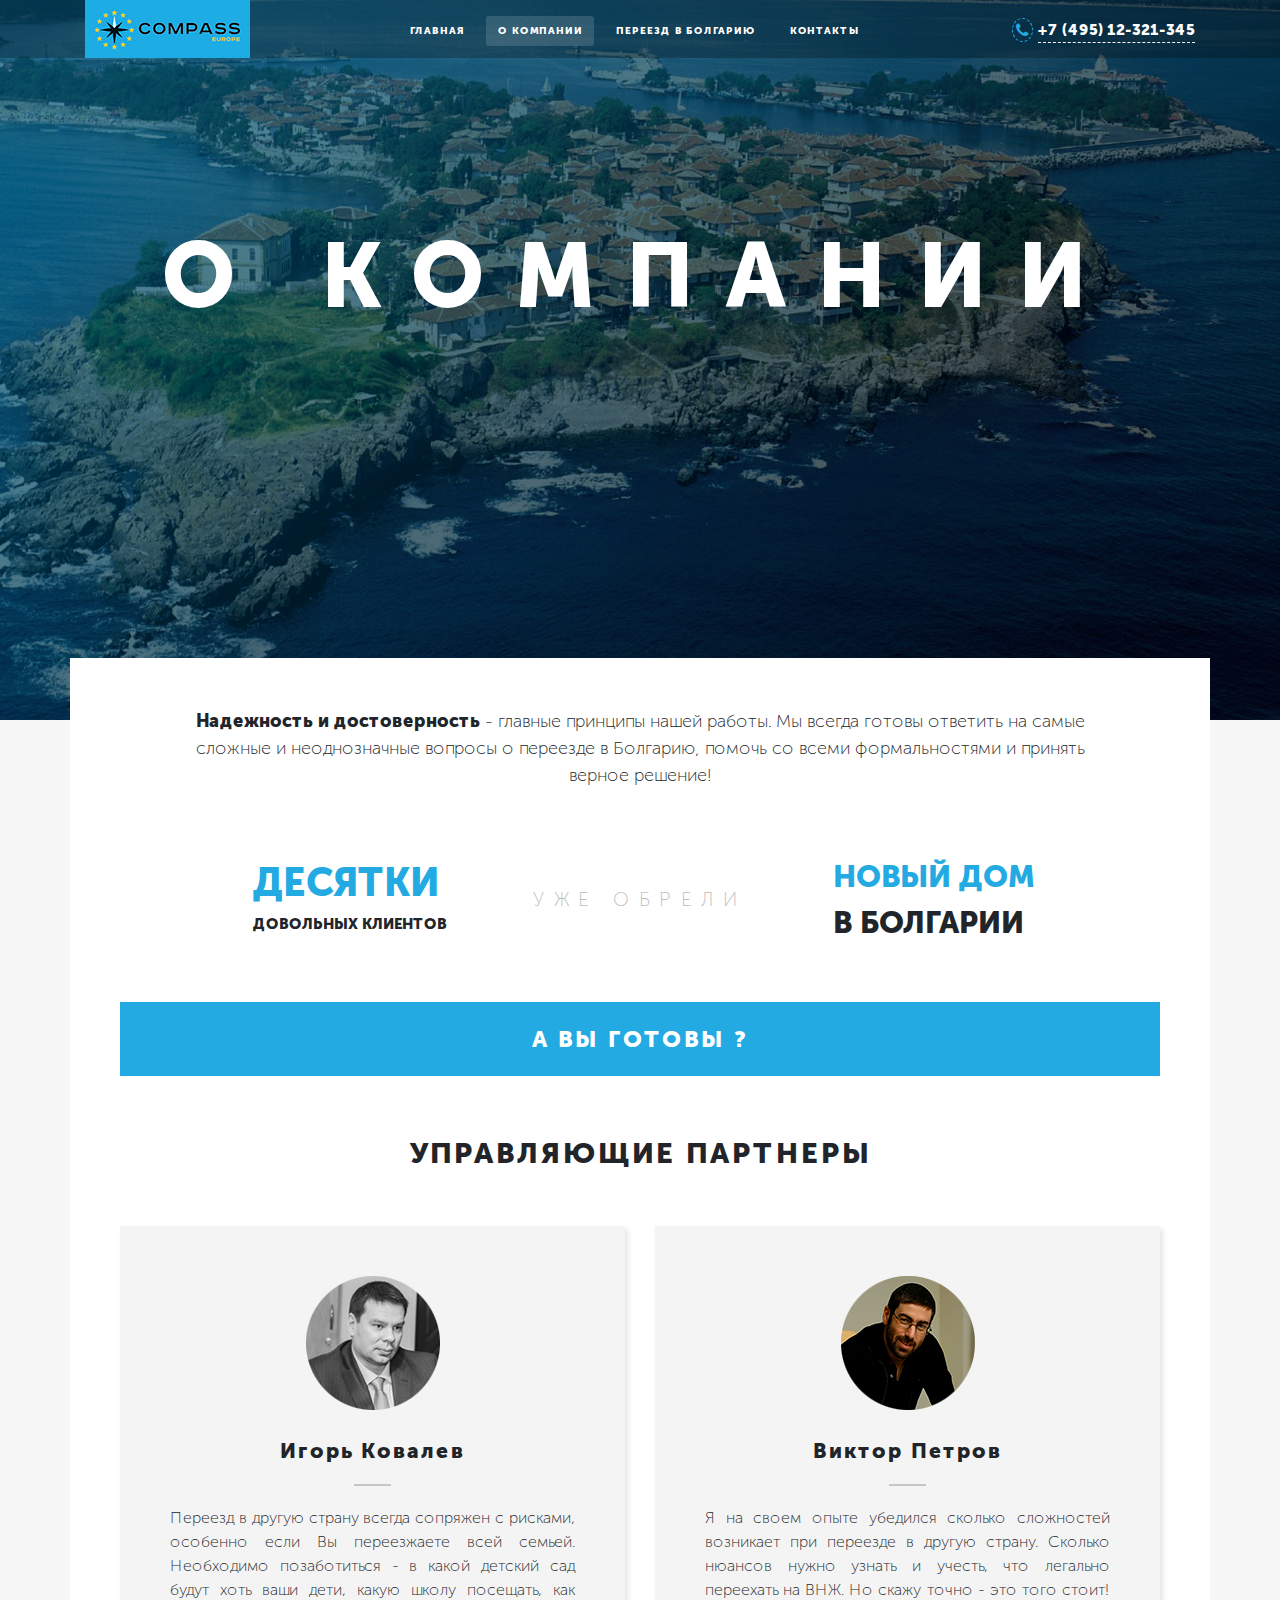
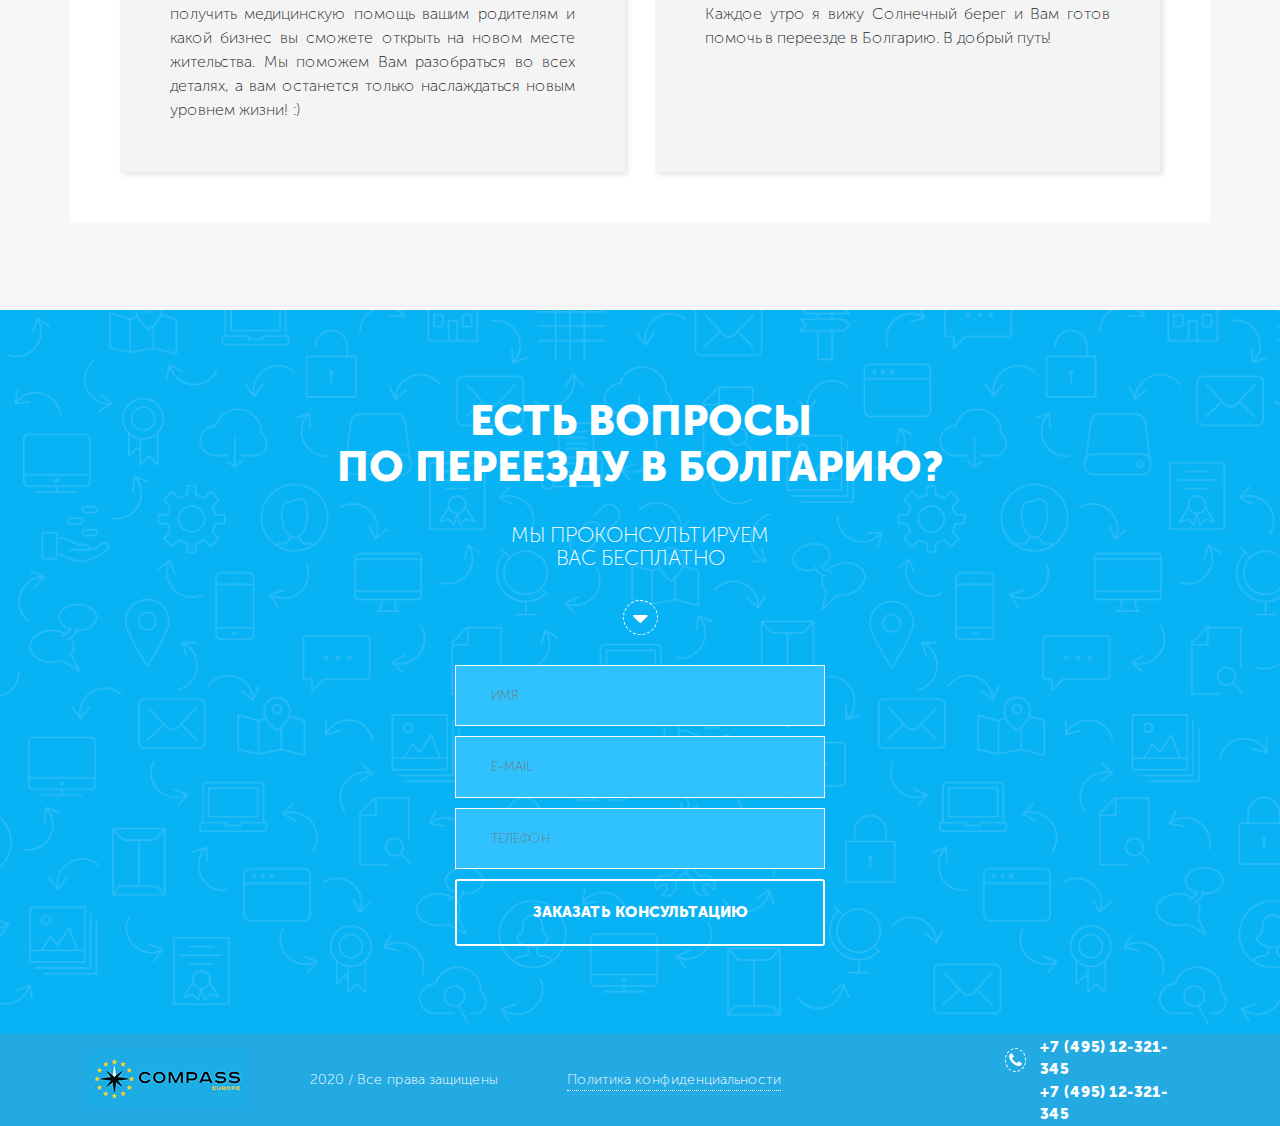
<file: about.html>
<!DOCTYPE html>
<html lang="ru">
<head>
	<meta charset="UTF-8">
	<meta name="viewport" content="width=device-width, initial-scale=1, shrink-to-fit=no">
	<meta name="viewport"
        content="width=device-width, user-scalable=no, initial-scale=1.0, maximum-scale=1.0, minimum-scale=1.0">
	<title>О Компании | Болгария</title>
	<!-- FONTS AWESOME -->
	<link rel="stylesheet" href="css/font-awesome.css">
	<link rel="stylesheet" href="css/font-awesome.min.css">
	<!-- END FONTS AWESOME -->
	<!-- animation -->
	<link rel="stylesheet" href="css/animate.css">
	<!-- animation -->
	<link rel="stylesheet" type="text/css" href="css/bootstrap.min.css">
	<link rel="stylesheet" href="css/main.css" type="text/css">
	<link rel="stylesheet" href="css/media.css" type="text/css">
</head>
<body>
	<header class="main-page__header header-other header">
		<div class="upper-header">
			<div class="container">
				<div class="row">
					<div class="col-6 col-md-3 col-sm-7 col-lg-2">
						<a href="index.html">
						  <img src="img/logo.png" class="logo" alt="compass" />
						</a>
					</div>
					<div class="col-lg-8 d-lg-flex d-none align-self-center justify-content-center">
						<nav>
							<ul class="main-menu d-flex">
								<li class="main-menu__item  d-xl-block">
									<a class="ls-100" href="index.html">Главная</a>
								</li>
								<li class="main-menu__item active">
									<a class="ls-100" href="about.html">О компании</a>
								</li>
								<li class="main-menu__item">
									<a class="ls-100" href="move.html">Переезд в Болгарию</a>
								</li>
								<li class="main-menu__item">
									<a class="ls-100" href="contact.html">Контакты</a>
								</li>
							</ul>
						</nav>
					</div>
					<div class="col-lg-2 col-md-7 col-sm-3 d-sm-block d-none d-md-flex align-self-center">
						<div class="phone-other ml-auto">

							<!-- Trigger/Open The Modal -->
							<button id="myBtn" class="fa-phone_button">
								<i class="fa fa-phone header__tel-icon header__tel-icon_other"></i>
							</button>
							
							<!-- The Modal -->
							<div id="myModal" class="modal">
							  <!-- Modal content -->
							  <div class="modal-content">
							    <span class="close">&times;</span>
							    <p class="modal-content__text">Оставь свой номер телефона и мы с тобой свяжемся</p>
							    <form class="modal-content__form d-flex justify-content-center">
							    	<input type="text" name="name" placeholder="Имя" required class="modal-content__form-input">
									<input type="tel" name="tel" placeholder="Телефон" required class="modal-content__form-input">
									<button type="submit" class="modal-content__form-btn" data-submit">
										Подтвердить
									</button>
								</form>
							  </div>
							</div>
							<!-- END MODAL -->

							<p class="tel tel-other only_phone-one">
								+7 (495) 12-321-345
							</p>
							<p class="tel tel-other only_phone-two">
								+7 (495) 12-321-345
							</p>
						</div>
					</div>
					<div
						class="col-6 col-md-2 d-flex col-sm-2 justify-content-end col-sm-2 d-lg-none"
						>
						<button class="hamburger">
							<i class="fa fa-bars"></i>
						</button>
           			 </div>
					<ul class="small-menu">
						<li class="main-menu__item">
							<a class="ls-100" href="index.html">Главная</a>
						</li>
						<li class="main-menu__item">
							<a class="ls-100" href="about.html">О компании</a>
						</li>
						<li class="main-menu__item">
							<a class="ls-100" href="move.html">ВНЖ и ПМЖ в Болгарии</a>
						</li>
						<li class="main-menu__item">
							<a class="ls-100" href="move.html">Недвижимость и Переезд</a>
						</li>
						<li class="main-menu__item">
							<a class="ls-100" href="contact.html">Контакты</a>
						</li>
					</ul>
				</div>
			</div>
		</div>
		<div class="main-page__offer">
			<div class="container">
				<div class="row">
					<div class="col justify-content-center d-flex">
						<h1 class="main-page__title other-page-title">
							<span class="main-page__offer-title">
								О Компании
							</span>
						</h1>

						

					</div>
				</div>
			</div>
		</div>
	</header>
	<section class="about" id="about">
		<div class="container animated fadeInUp">
			<div class="row">
				<div class="col-12">
	
					<div class="about-card__title">
						<span class="about-card__title-span">Надежность и достоверность</span> - главные принципы нашей работы. Мы всегда готовы ответить на самые сложные и неоднозначные вопросы о переезде в Болгарию, помочь со всеми формальностями и принять верное решение!
					</div>
				</div>
			</div>
			<div class="row">
				<!-- <div class="about-column d-flex"> -->
					<div class="col-md-4 col-sm-4 col-12 justify-content-center d-flex justify-content-md-end">
						<div class="about-results">
							<div class="about-results__clients">
								<div class="about-results__clients-title">
									десятки
								</div>
								<div class="about-results__clients-text">
									довольных клиентов
								</div>
							</div>
						</div>
					</div>
					<div class="col-md-4 col-sm-4 col-12 d-flex align-self-center justify-content-center">
						<div class="about-results__span">
							уже обрели
						</div>
					</div>
					<div class="col-md-4 col-sm-4 col-12 d-flex justify-content-center justify-content-md-start">
						<div class="about-results__house">
							<div class="about-results__house-title">
								новый дом
							</div>
							<div class="about-results__house-text">
								в болгарии
							</div>
						</div>
					</div>
				<!-- </div> -->
			</div>
			<div class="row">
				<div class="col-12 d-flex justify-content-center">
					<div class="youready">
						А Вы готовы ?
					</div>
				</div>
			</div>
			<div class="row">
				<div class="col-12 d-flex justify-content-center">
					<div class="partner-header">
						Управляющие партнеры
					</div>
				</div>
			</div>
			<div class="row">
				<div class="col-md-6 col-sm-6 col-12 d-flex">
					<div class="partner-card">
						<img src="img/clientone.png" alt="partner" class="partner-img">
						<div class="partner-card__title">
							Игорь Ковалев
						</div>
						<p class="partner-card__text">
							Переезд в другую страну всегда сопряжен с рисками, особенно если Вы переезжаете всей семьей. Необходимо позаботиться - в какой детский сад будут хоть ваши дети, какую школу посещать, как получить медицинскую помощь вашим родителям и какой бизнес вы сможете открыть на новом месте жительства. Мы поможем Вам разобраться во всех деталях, а вам останется только наслаждаться новым уровнем жизни! :)
						</p>
					</div>
				</div>
				<div class="col-md-6 col-sm-6 col-12 d-flex">
					<div class="partner-card">
						<img src="img/partnertwo.png" alt="partner" class="partner-img">
						<div class="partner-card__title">
							Виктор Петров
						</div>
						<p class="partner-card__text">
							Я на своем опыте убедился сколько сложностей возникает при переезде в другую страну. Сколько нюансов нужно узнать и учесть, что легально переехать на ВНЖ. Но скажу точно - это того стоит! Каждое утро я вижу Солнечный берег и Вам готов помочь в переезде в Болгарию. В добрый путь!
						</p>
					</div>
				</div>
			</div>
		</div>
	</section>
	<section class="contact">
		<div class="container">
			<div class="row">
				<div class="col d-flex justify-content-center">
					<div class="contact-title">
						<h2 class="contact-form__main-title">
							<div>
								Есть вопросы
							</div>
							<div>
								по переезду в болгарию?
							</div>
						</h2>
						<h6 class="contact-form__title">
							Мы проконсультируем Вас бесплатно
						</h6>
						<i class="fa fa-sort-desc contact-form__arrow"></i>
					</div>
				</div>
			</div>
			<div class="row">
				<div class="col d-flex justify-content-center">
					<form action="success.php" method="POST" class="contact__form js-form" id="popupResult">
						<input type="text" name="name" placeholder="Имя" required class="form__field">
						<input type="text" name="email" placeholder="E-mail" required class="form__field">
						<input type="text" name="tel" placeholder="Телефон" required class="form__field">
						<button type="submit" class="form__button btn__red__bottom act font-bold" data-submit>
							Заказать Консультацию
						</button>
					</form>
				</div>
			</div>
		</div>
	</section>				
	<footer class="footer__main-page">
		<div class="container">
			<div class="row">
				<div class=" col-lg-2 col-md-3 col-sm-4">
					<a href="#">
						<img src="img/logo.png" class="logo footer__logo" alt="compass">
					</a>
				</div>
				<div class="col-12 col-sm-8 col-lg-6 col-md-9 d-flex align-self-center justify-content-lg-around justify-content-end">
					<span class="footer__span">
						2020 / Все права защищены
					</span>
					<span class="footer__span hidden_span">
						Политика конфиденциальности 
					</span>
				</div>
				<div class="col-lg-3 d-none d-lg-flex align-self-center ml-auto">
					<div class="footer__tel">
						<i class="fa fa-phone footer__tel-icon"></i>
						<div class="tel__box">
							<div class="tel">
								+7 (495) 12-321-345
							</div>
							<div class="tel">
								+7 (495) 12-321-345
							</div>
						</div>
					</div>
				</div>
			</div>
		</div>
	</footer>

	<!-- OVERLAY FORM -->
	<div id="overlay">
		<div id="thx">
			Спасибо! Мы обязательно вам перезвоним
		</div>
   	</div>

	<script src="js/jquery-3.2.1.min.js"></script>
	<!-- Подключен файл-валидатор, для проверки формы на заполненность  -->
	<script type="text/javascript" src="https://ajax.aspnetcdn.com/ajax/jquery.validate/1.14.0/jquery.validate.js"></script>
		<!-- SLICK SLIDER -->
	<script src="js/slick.min.js"></script>
	<!-- <script type="text/javascript" src="//code.jquery.com/jquery-migrate-1.2.1.min.js"></script> -->
		<!-- SLICK SLIDER -->
	<script src="js/bootstrap.min.js"></script>
	<script src="js/main.js"></script>
</body>
</html>
</file>
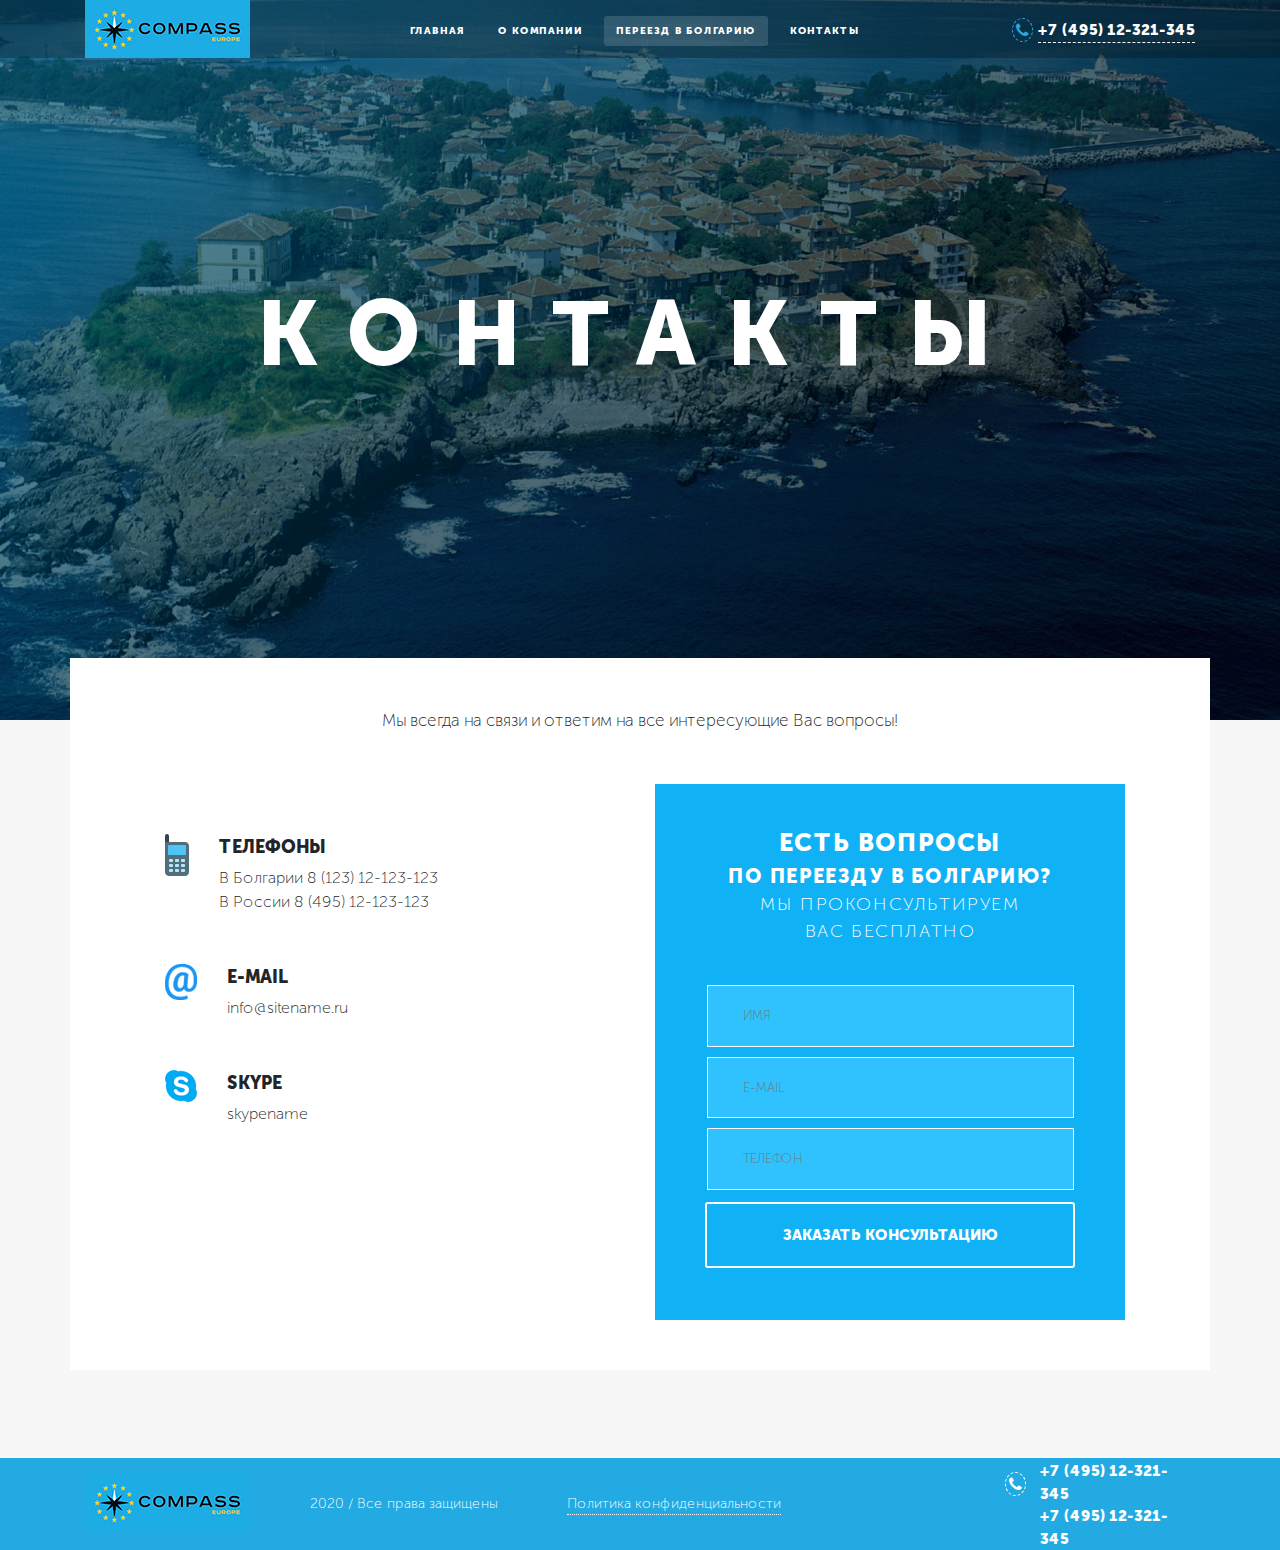
<file: contact.html>
<!DOCTYPE html>
<html lang="ru">
  <head>
    <meta charset="UTF-8" />
    <meta
      name="viewport"
      content="width=device-width, initial-scale=1, shrink-to-fit=no"
    />
    <meta
      name="viewport"
      content="width=device-width, user-scalable=no, initial-scale=1.0, maximum-scale=1.0, minimum-scale=1.0"
    />
    <title>Контакты | Болгария</title>
    <!-- FONTS AWESOME -->
    <link rel="stylesheet" href="css/font-awesome.css" />
    <link rel="stylesheet" href="css/font-awesome.min.css" />
    <!-- END FONTS AWESOME -->
    <!-- animation -->
    <link rel="stylesheet" href="css/animate.css" />
    <!-- animation -->
    <link rel="stylesheet" type="text/css" href="css/bootstrap.min.css" />
    <link rel="stylesheet" href="css/main.css" type="text/css" />
    <link rel="stylesheet" href="css/media.css" type="text/css" />
  </head>
  <body>
    <header class="main-page__header header-other header">
      <div class="upper-header">
        <div class="container">
          <div class="row">
            <div class="col-6 col-md-3 col-sm-7 col-lg-2">
              <a href="index.html">
                <img src="img/logo.png" class="logo" alt="compass" />
              </a>
            </div>
            <div
              class="col-lg-8 d-lg-flex d-none align-self-center justify-content-center"
            >
              <nav>
                <ul class="main-menu d-flex">
                  <li class="main-menu__item d-xl-block">
                    <a class="ls-100" href="index.html">Главная</a>
                  </li>
                  <li class="main-menu__item">
                    <a class="ls-100" href="about.html">О компании</a>
                  </li>
                  <li class="main-menu__item active">
                    <a class="ls-100" href="move.html">Переезд в Болгарию</a>
                  </li>
                  <li class="main-menu__item">
                    <a class="ls-100" href="contact.html">Контакты</a>
                  </li>
                </ul>
              </nav>
            </div>
            <div
              class="col-lg-2 col-md-7 col-sm-3 d-sm-block d-none d-md-flex align-self-center"
            >
              <div class="phone-other ml-auto">
                <!-- Trigger/Open The Modal -->
                <button id="myBtn" class="fa-phone_button">
                  <i
                    class="fa fa-phone header__tel-icon header__tel-icon_other"
                  ></i>
                </button>

                <!-- The Modal -->
                <div id="myModal" class="modal">
                  <!-- Modal content -->
                  <div class="modal-content">
                    <span class="close">&times;</span>
                    <p class="modal-content__text">
                      Оставь свой номер телефона и мы с тобой свяжемся
                    </p>
                    <form
                      class="modal-content__form d-flex justify-content-center"
                    >
                      <input
                        type="text"
                        name="name"
                        placeholder="Имя"
                        required
                        class="modal-content__form-input"
                      />
                      <input
                        type="tel"
                        name="tel"
                        placeholder="Телефон"
                        required
                        class="modal-content__form-input"
                      />
                      <button
                        type="submit"
                        class="modal-content__form-btn"
                        data-submit
                      >
                        Подтвердить
                      </button>
                    </form>
                  </div>
                </div>
                <!-- END MODAL -->

                <p class="tel tel-other only_phone-one">
                  +7 (495) 12-321-345
                </p>
                <p class="tel tel-other only_phone-two">
                  +7 (495) 12-321-345
                </p>
              </div>
            </div>
            <div
              class="col-6 col-md-2 d-flex col-sm-2 justify-content-end col-sm-2 d-lg-none"
            >
              <button class="hamburger">
                <i class="fa fa-bars"></i>
              </button>
            </div>
            <ul class="small-menu">
              <li class="main-menu__item">
                <a class="ls-100" href="index.html">Главная</a>
              </li>
              <li class="main-menu__item">
                <a class="ls-100" href="about.html">О компании</a>
              </li>
              <li class="main-menu__item">
                <a class="ls-100" href="move.html">ВНЖ и ПМЖ в Болгарии</a>
              </li>
              <li class="main-menu__item">
                <a class="ls-100" href="move.html">Недвижимость и Переезд</a>
              </li>
              <li class="main-menu__item">
                <a class="ls-100" href="contact.html">Контакты</a>
              </li>
            </ul>
          </div>
        </div>
      </div>
      <div class="header-contacts">
        <div class="container">
          <div class="row">
            <div class="col justify-content-center d-flex">
              <h1 class="main-page__title other-page-title">
                <span class="main-page__offer-title">
                  Контакты
                </span>
              </h1>
            </div>
          </div>
        </div>
      </div>
    </header>
    <section class="intouch" id="intouch">
      <div class="container animated fadeInUp">
        <div class="row">
          <div class="col-12">
            <div class="intouch-card__title">
              Мы всегда на связи и ответим на все интересующие Вас вопросы!
            </div>
          </div>
        </div>
        <div class="row">
          <div class="col-md-6 col-12">
            <div class="socials-list">
              <div
                class="socials-list__item d-md-flex align-items-start d-block"
              >
                <img src="img/cellphone.png" alt="call" />
                <div class="socials-list__item-text">
                  <div class="socials-list__item-title">
                    телефоны
                  </div>
                  <div class="socials-list__item-info">
                    В Болгарии 8 (123) 12-123-123
                  </div>
                  <div class="socials-list__item-info">
                    В России 8 (495) 12-123-123
                  </div>
                </div>
              </div>
              <div
                class="socials-list__item d-md-flex align-items-start d-block"
              >
                <img src="img/email.png" alt="call" />
                <div class="socials-list__item-text">
                  <div class="socials-list__item-title">
                    e-mail
                  </div>
                  <div class="socials-list__item-info">
                    info@sitename.ru
                  </div>
                </div>
              </div>
              <div
                class="socials-list__item d-md-flex align-items-start d-block"
              >
                <img src="img/skype.png" alt="call" />
                <div class="socials-list__item-text">
                  <div class="socials-list__item-title">
                    skype
                  </div>
                  <div class="socials-list__item-info">
                    skypename
                  </div>
                </div>
              </div>
            </div>
          </div>
          <div class="col-md-6 col-12 justify-content-sm-center">
            <form
              action="success.php"
              method="POST"
              class="contact__form intouch__form js-form"
              id="popupResult"
            >
              <div class="intouch__form-title">
                <span class="intouch__form-title_one">
                  Есть вопросы
                </span>
                <span class="intouch__form-title_two">
                  по переезду в болгарию?
                </span>
                <span class="intouch__form-span">
                  Мы проконсультируем
                </span>
                <span class="intouch__form-span">
                  Вас бесплатно
                </span>
              </div>
              <input
                type="text"
                name="name"
                placeholder="Имя"
                required
                class="form__field"
              />
              <input
                type="text"
                name="email"
                placeholder="E-mail"
                required
                class="form__field"
              />
              <input
                type="text"
                name="tel"
                placeholder="Телефон"
                required
                class="form__field"
              />
              <button
                type="submit"
                class="form__button btn__red__bottom act font-bold"
                data-submit
              >
                Заказать Консультацию
              </button>
            </form>
          </div>
        </div>
      </div>
    </section>
    <footer class="footer__main-page">
      <div class="container">
        <div class="row">
          <div class="col-lg-2 col-md-3 col-sm-4">
            <a href="#">
              <img src="img/logo.png" class="logo footer__logo" alt="compass" />
            </a>
          </div>
          <div
            class="col-12 col-sm-8 col-lg-6 col-md-9 d-flex align-self-center justify-content-lg-around justify-content-end"
          >
            <span class="footer__span">
              2020 / Все права защищены
            </span>
            <span class="footer__span hidden_span">
              Политика конфиденциальности
            </span>
          </div>
          <div class="col-lg-3 d-none d-lg-flex align-self-center ml-auto">
            <div class="footer__tel">
              <i class="fa fa-phone footer__tel-icon"></i>
              <div class="tel__box">
                <div class="tel">
                  +7 (495) 12-321-345
                </div>
                <div class="tel">
                  +7 (495) 12-321-345
                </div>
              </div>
            </div>
          </div>
        </div>
      </div>
    </footer>

    <!-- OVERLAY FORM -->
    <div id="overlay">
      <div id="thx">
        Спасибо! Мы обязательно вам перезвоним
      </div>
    </div>

    <script src="js/jquery-3.2.1.min.js"></script>
    <!-- Подключен файл-валидатор, для проверки формы на заполненность  -->
    <script
      type="text/javascript"
      src="https://ajax.aspnetcdn.com/ajax/jquery.validate/1.14.0/jquery.validate.js"
    ></script>
    <!-- SLICK SLIDER -->
    <script src="js/slick.min.js"></script>
    <!-- <script type="text/javascript" src="//code.jquery.com/jquery-migrate-1.2.1.min.js"></script> -->
    <!-- SLICK SLIDER -->
    <script src="js/bootstrap.min.js"></script>
    <script src="js/main.js"></script>
  </body>
</html>
</file>
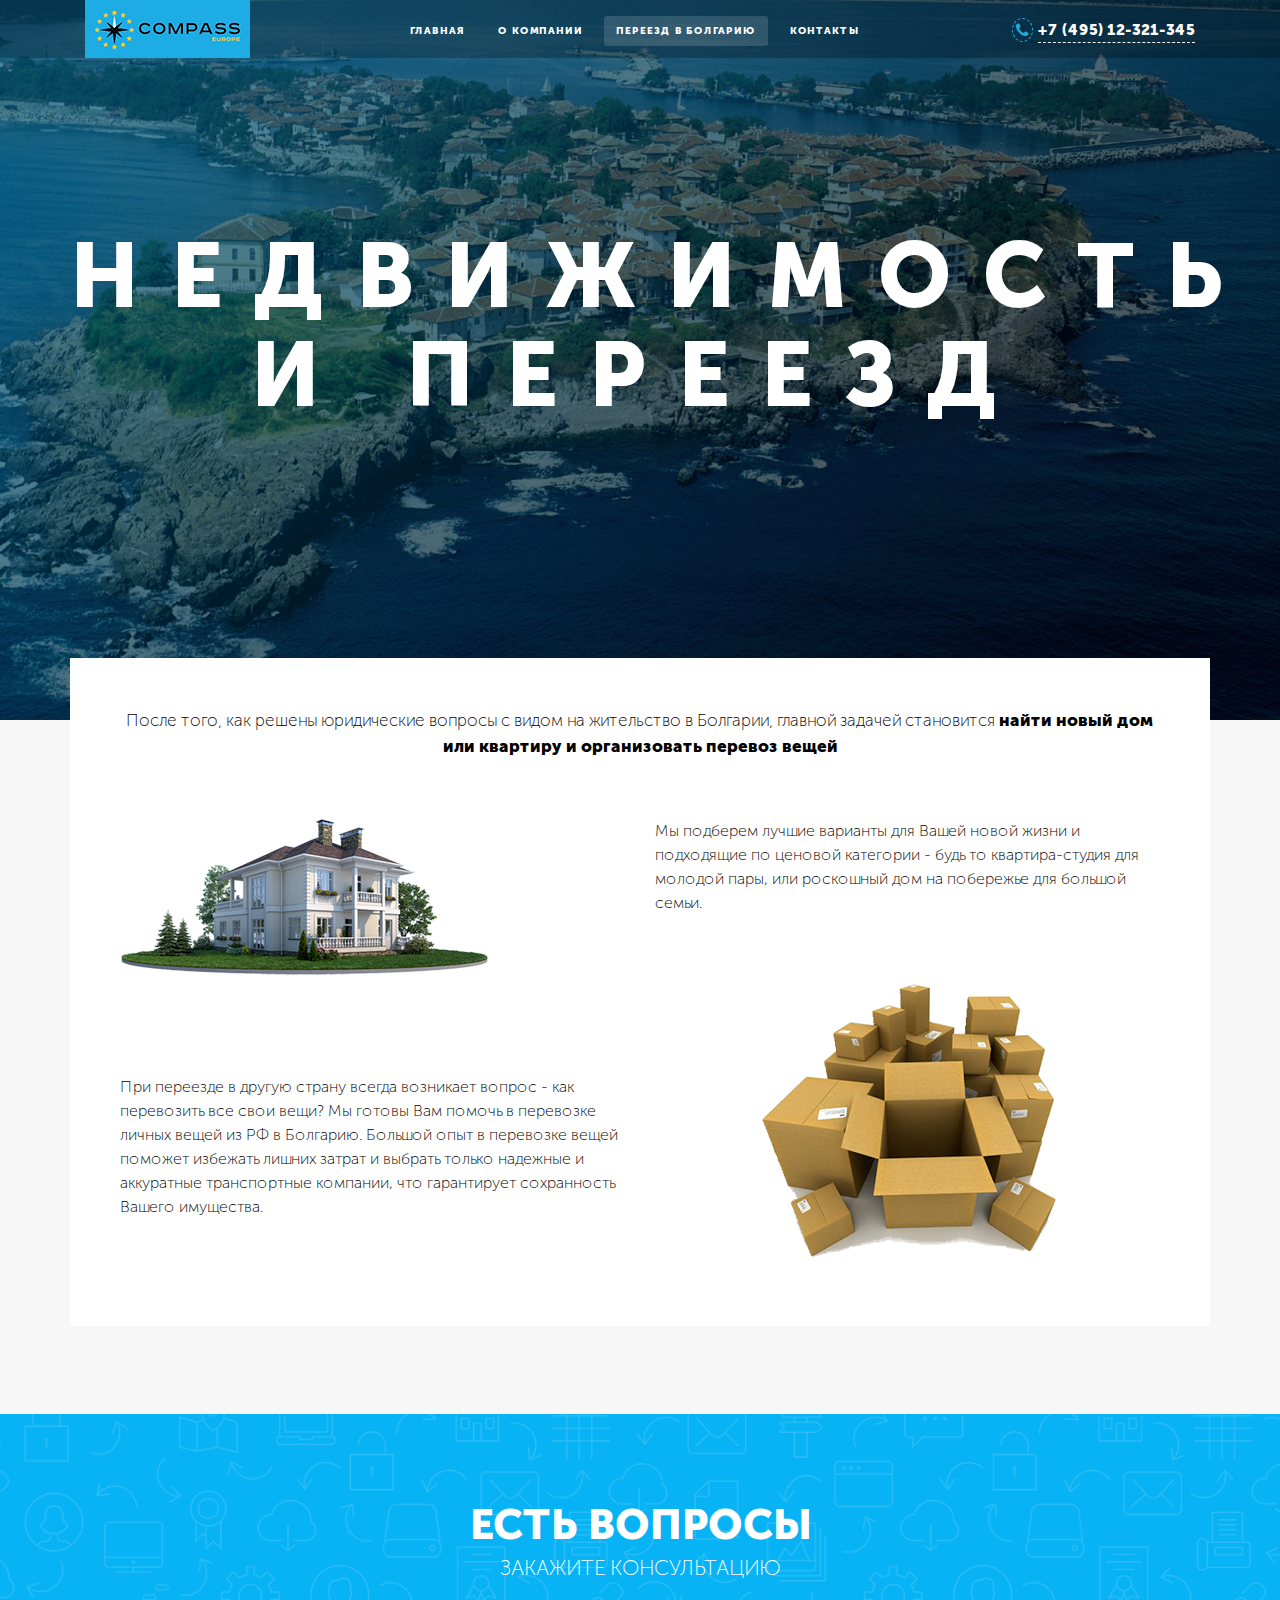
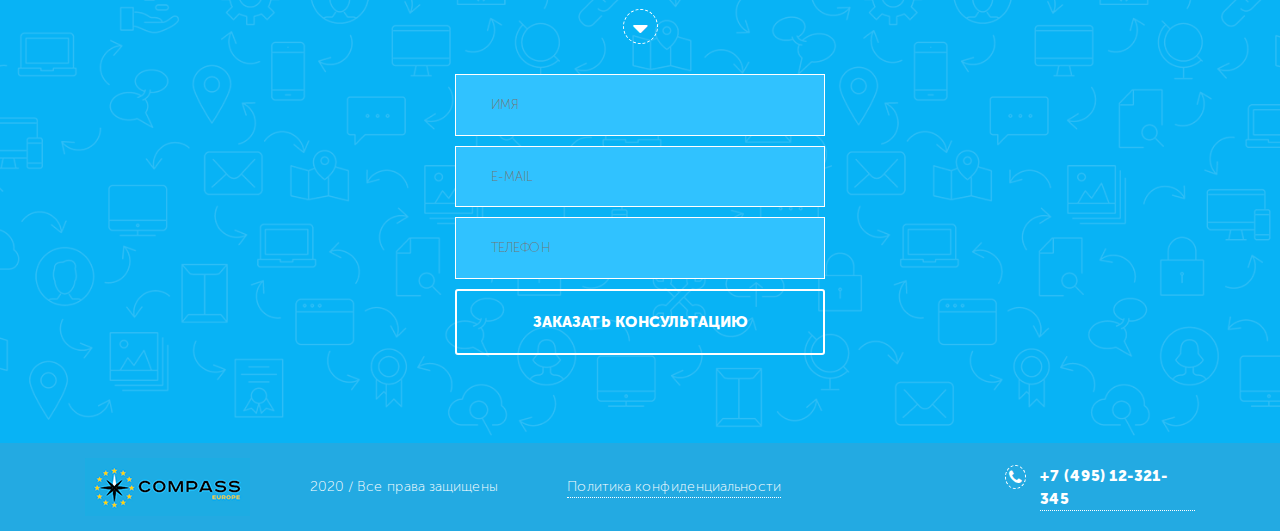
<file: move.html>
<!DOCTYPE html>
<html lang="ru">
  <head>
    <meta charset="UTF-8" />
    <meta
      name="viewport"
      content="width=device-width, initial-scale=1, shrink-to-fit=no"
    />
    <meta
      name="viewport"
      content="width=device-width, user-scalable=no, initial-scale=1.0, maximum-scale=1.0, minimum-scale=1.0"
    />
    <title>Переезд | Болгария</title>
    <!-- FONTS AWESOME -->
    <link rel="stylesheet" href="css/font-awesome.css" />
    <link rel="stylesheet" href="css/font-awesome.min.css" />
    <!-- END FONTS AWESOME -->
    <!-- animation -->
    <link rel="stylesheet" href="css/animate.css" />
    <!-- animation -->
    <link rel="stylesheet" type="text/css" href="css/bootstrap.min.css" />
    <link rel="stylesheet" href="css/main.css" type="text/css" />
    <link rel="stylesheet" href="css/media.css" type="text/css" />
  </head>
  <body>
    <header class="main-page__header header-other header">
      <div class="upper-header">
        <div class="container">
          <div class="row">
            <div class="col-6 col-md-3 col-sm-7 col-lg-2">
              <a href="index.html">
                <img src="img/logo.png" class="logo" alt="compass" />
              </a>
            </div>
            <div
              class="col-lg-8 d-lg-flex d-none align-self-center justify-content-center"
            >
              <nav>
                <ul class="main-menu d-flex">
                  <li class="main-menu__item d-xl-block">
                    <a class="ls-100" href="index.html">Главная</a>
                  </li>
                  <li class="main-menu__item">
                    <a class="ls-100" href="about.html">О компании</a>
                  </li>
                  <li class="main-menu__item active">
                    <a class="ls-100" href="move.html">Переезд в Болгарию</a>
                  </li>
                  <li class="main-menu__item">
                    <a class="ls-100" href="contact.html">Контакты</a>
                  </li>
                </ul>
              </nav>
            </div>
            <div
              class="col-lg-2 col-md-7 col-sm-3 d-sm-block d-none d-md-flex align-self-center"
            >
              <div class="phone-other ml-auto">
                <!-- Trigger/Open The Modal -->
                <button id="myBtn" class="fa-phone_button">
                  <i
                    class="fa fa-phone header__tel-icon header__tel-icon_other"
                  ></i>
                </button>

                <!-- The Modal -->
                <div id="myModal" class="modal">
                  <!-- Modal content -->
                  <div class="modal-content">
                    <span class="close">&times;</span>
                    <p class="modal-content__text">
                      Оставь свой номер телефона и мы с тобой свяжемся
                    </p>
                    <form
                      class="modal-content__form d-flex justify-content-center"
                    >
                      <input
                        type="text"
                        name="name"
                        placeholder="Имя"
                        required
                        class="modal-content__form-input"
                      />
                      <input
                        type="tel"
                        name="tel"
                        placeholder="Телефон"
                        required
                        class="modal-content__form-input"
                      />
                      <button
                        type="submit"
                        class="modal-content__form-btn"
                        data-submit
                      >
                        Подтвердить
                      </button>
                    </form>
                  </div>
                </div>
                <!-- END MODAL -->

                <p class="tel tel-other only_phone-one">
                  +7 (495) 12-321-345
                </p>
                <p class="tel tel-other only_phone-two">
                  +7 (495) 12-321-345
                </p>
              </div>
            </div>
            <div
              class="col-6 col-md-2 d-flex col-sm-2 justify-content-end col-sm-2 d-lg-none"
            >
              <button class="hamburger">
                <i class="fa fa-bars"></i>
              </button>
            </div>
            <ul class="small-menu">
              <li class="main-menu__item">
                <a class="ls-100" href="index.html">Главная</a>
              </li>
              <li class="main-menu__item">
                <a class="ls-100" href="about.html">О компании</a>
              </li>
              <li class="main-menu__item">
                <a class="ls-100" href="move.html">ВНЖ и ПМЖ в Болгарии</a>
              </li>
              <li class="main-menu__item">
                <a class="ls-100" href="move.html">Недвижимость и Переезд</a>
              </li>
              <li class="main-menu__item">
                <a class="ls-100" href="contact.html">Контакты</a>
              </li>
            </ul>
          </div>
        </div>
      </div>
      <div class="main-page__offer">
        <div class="container">
          <div class="row">
            <div class="col justify-content-center d-flex">
              <h1 class="main-page__title other-page-title">
                <span class="main-page__offer-title title-space-small">
                  Недвижимость и Переезд
                </span>
              </h1>
            </div>
          </div>
        </div>
      </div>
    </header>
    <section class="moving-section" id="moving-section">
      <div class="container animated fadeInUp">
        <div class="row">
          <div class="col-md-12">
            <div class="moving-card__title">
              <span class="moving-card__title-span">
                После того, как решены юридические вопросы с видом на жительство
                в Болгарии, главной задачей становится
              </span>
              <span class="moving-card__title-span_bold">
                найти новый дом или квартиру и организовать перевоз вещей
              </span>
            </div>
          </div>
        </div>
        <div class="row">
          <div class="col-md-6">
            <img
              src="img/bighouse.png"
              alt="house"
              class="move-block__img-house"
            />
            <p class="move-block__text">
              При переезде в другую страну всегда возникает вопрос - как
              перевозить все свои вещи? Мы готовы Вам помочь в перевозке личных
              вещей из РФ в Болгарию. Большой опыт в перевозке вещей поможет
              избежать лишних затрат и выбрать только надежные и аккуратные
              транспортные компании, что гарантирует сохранность Вашего
              имущества.
            </p>
            <!-- </div> -->
          </div>
          <div class="col-md-6 d-md-block d-flex flex-column-reverse">
            <p class="move-block__text">
              Мы подберем лучшие варианты для Вашей новой жизни и подходящие по
              ценовой категории - будь то квартира-студия для молодой пары, или
              роскошный дом на побережье для большой семьи.
            </p>
            <img
              src="img/package.png"
              alt="moving"
              class="move-block__img-package"
            />
          </div>
        </div>
      </div>
    </section>
    <section class="contact">
      <div class="container">
        <div class="row">
          <div class="col d-flex justify-content-center">
            <div class="contact-title">
              <h2 class="contact-form__main-title">
                <div>
                  Есть вопросы
                </div>
              </h2>
              <h6 class="contact-form__title contact-title_span">
                Закажите консультацию
              </h6>
              <i class="fa fa-sort-desc contact-form__arrow"></i>
            </div>
          </div>
        </div>
        <div class="row">
          <div class="col d-flex justify-content-center">
            <form
              action="success.php"
              method="POST"
              class="contact__form js-form"
              id="popupResult"
            >
              <input
                type="text"
                name="name"
                placeholder="Имя"
                required
                class="form__field"
              />
              <input
                type="text"
                name="email"
                placeholder="E-mail"
                required
                class="form__field"
              />
              <input
                type="text"
                name="tel"
                placeholder="Телефон"
                required
                class="form__field"
              />
              <button
                type="submit"
                class="form__button btn__red__bottom act font-bold"
                data-submit
              >
                Заказать Консультацию
              </button>
            </form>
          </div>
        </div>
      </div>
    </section>
    <footer class="footer__main-page">
      <div class="container">
        <div class="row">
          <div class="col-lg-2 col-md-3 col-sm-4">
            <a href="#">
              <img src="img/logo.png" class="logo footer__logo" alt="compass" />
            </a>
          </div>
          <div
            class="col-12 col-sm-8 col-lg-6 col-md-9 d-flex align-self-center justify-content-lg-around justify-content-end"
          >
            <span class="footer__span">
              2020 / Все права защищены
            </span>
            <span class="footer__span hidden_span">
              Политика конфиденциальности
            </span>
          </div>
          <div class="col-lg-3 d-none d-lg-flex align-self-center ml-auto">
            <div class="footer__tel">
              <i
                class="fa fa-phone footer__tel-icon footer__tel-icon_moving"
              ></i>
              <div class="tel__box">
                <div class="tel move-tel">
                  +7 (495) 12-321-345
                </div>
              </div>
            </div>
          </div>
        </div>
      </div>
    </footer>

    <!-- OVERLAY FORM -->
    <div id="overlay">
      <div id="thx">
        Спасибо! Мы обязательно вам перезвоним
      </div>
    </div>

    <script src="js/jquery-3.2.1.min.js"></script>
    <!-- Подключен файл-валидатор, для проверки формы на заполненность  -->
    <script
      type="text/javascript"
      src="https://ajax.aspnetcdn.com/ajax/jquery.validate/1.14.0/jquery.validate.js"
    ></script>
    <!-- SLICK SLIDER -->
    <script src="js/slick.min.js"></script>
    <!-- <script type="text/javascript" src="//code.jquery.com/jquery-migrate-1.2.1.min.js"></script> -->
    <!-- SLICK SLIDER -->
    <script src="js/bootstrap.min.js"></script>
    <script src="js/main.js"></script>
  </body>
</html>
</file>
<file: css/media.css>
@media screen and (max-width: 1199px) {
  .main-page__offer-title {
    font-size: 70px;
  }
  .tel {
    font-size: 13px;
  }

  .main-menu__item a {
    padding: 9px 5px;
  }

  .slider__arrow_left {
    position: absolute;
    left: -105px;
  }

  .slider__arrow_right {
    position: absolute;
    right: -60px;
  }

  .tel__box {
    margin-left: 80px;
  }

  .header__tel-icon_other {
    top: 3px;
    left: -8px;
  }

  .header__tel-icon_other:hover {
    top: -5px;
    left: -20px;
  }

  .header__tel-icon_main:hover {
    left: -30px;
  }

  .footer__tel-icon {
    left: 45px;
    top: 10px;
  }

  .footer__tel-icon_moving {
    top: 2px;
  }

  .footer__span {
    margin-left: 30px;
  }

  .intouch__form {
    width: 100%;
  }

  .intouch__form button {
    margin: 0 auto;
    display: block;
    width: 100%;
  }

  .intouch__form input {
    width: 100%;
  }

  .intouch__form {
    padding: 40px 30px;
  }

  /*---------MOVE------------*/

  .title_page-other_move {
    top: 0;
  }
}

@media screen and (max-width: 991px) {
  .header__tel-icon_main {
    left: 0;
    left: 55%;
  }

  .header__tel-icon_main:hover {
    left: 0;
    left: 55%;
  }

  .header__tel-icon_other {
    left: 57%;
  }

  .header__tel-icon_other:hover {
    left: 55%;
  }

  .small-menu {
    position: absolute;
    background: rgba(0, 0, 0, 0.8);
    width: 100%;
    height: 280px;
    right: 20px;
    top: 60px;
    padding: 40px;
    border-radius: 4px;
    box-shadow: 0 0 40px rgba(0, 0, 0, 0.38);
    z-index: 999;
    text-align: center;
    font-size: 25px;
  }

  .hamburger {
    background: transparent;
    border: 0;
    color: white;

    font-size: 25px;
  }

  .visible {
    display: block !important;
  }

  .tel-other {
    border-bottom: none;
  }

  .only_phone-one {
    position: relative;
    top: 10px;
  }

  .only_phone-two {
    display: block;
    position: relative;
    bottom: 10px;
  }

  .main-page__offer-title {
    font-size: 55px;
    letter-spacing: 0.3em;
  }

  .main-page__offer-text {
    font-size: 44px;
  }

  .list-item_third {
    margin-top: 20px;
  }

  .list-item_third .list-item__text_whide-pad {
    padding: 0 140px;
  }

  .list-item__text_short-pad {
    padding: 0 24px;
  }

  .moving__box {
    padding: 40px 0;
  }

  .slide {
    margin: 0 60px 35px 50px;
  }

  .fa-angle-right {
    left: 95%;
  }

  .fa-angle-left {
    left: 0px;
    z-index: 9;
  }

  .feedback__form-text {
    text-align: left;
    position: relative;
  }

  .feedback-vk {
    margin-right: 0px;
  }

  .hidden_span {
    border-bottom: 1px dashed white;
  }

  .about .container,
  .intouch .container,
  .moving-section .container {
    margin-top: 0;
    background-color: #fff;
    padding: 0;
    padding-left: 15px;
    padding-right: 15px;
  }

  .intouch,
  .moving-section,
  .about {
    background-color: #fff;
  }

  /* --- ABOUT PAGE --- */

  .title_page-other {
    font-size: 46px;
  }

  .about-results__span {
    font-size: 18px;
  }

  .intouch__form button {
    padding: 20px 28px;
  }

  .move-block__img-house {
    width: 100%;
  }

  /*---------MOVE------------*/

  .title_page-other_move {
    top: 0;
  }
}

@media screen and (max-width: 770px) {
  .slider {
    width: 100%;
  }
}

@media screen and (max-width: 767px) {
  .main-page__offer-title {
    font-size: 45px;
    letter-spacing: 0.2em;
  }

  .title_page-other_move {
    font-size: 38px;
    line-height: 1.5;
    top: 10px;
    left: -10px;
  }

  .icon_move {
    margin-top: 50px;
  }

  .main-page__offer-text {
    font-size: 40px;
  }

  .phone-other {
    position: relative;
    top: -5px;
  }

  .tel-other {
    font-size: 10px;
  }

  .only_phone-two {
    position: relative;
    bottom: 0;
  }

  .header__tel-icon_other {
    left: 0%;
    left: -35px;
  }

  .header__tel-icon_other:hover {
    left: 0%;
    left: -45px;
  }

  .advantages__list-item {
    margin-bottom: 20px;

    width: 100%;
  }

  .list-item__text_short-pad,
  .list-item__text_whide-pad,
  .list-item_third .list-item__text_whide-pad {
    padding: 0;
  }

  .list-item_third {
    margin: 0 auto;
  }

  .hidden_span {
    display: none;
  }

  .slider {
    text-align: center;
  }

  .slide {
    padding: 0;
    margin-bottom: 0;
  }

  .client {
    left: 35%;
    top: 15px;
    position: relative;
    margin-left: 0;
    margin-top: 0;
  }

  .feedback__title {
    padding: 0;
  }

  .feedback__form-text {
    width: 450px;
    padding: 60px 10px 10px 10px;
    left: 0;
    top: -40px;
    text-align: center;
  }

  .feedback-span {
    display: block;
    margin-bottom: 5px;
  }

  .feedback-vk {
    margin: 0;
    padding: 10px 0 10px 0;
    display: block;
    border-bottom: none;
  }

  .feedback-vk:after {
    content: "";
    display: block;
    margin: 0 auto;
    width: 100px;
    position: relative;
    left: 0px;
    border-bottom: 2px solid #23aae2;
  }

  .feedback__paragraf {
    padding: 0 30px;
  }

  .spann {
    display: block;
    margin-bottom: 5px;
  }

  input {
    width: 100%;
  }

  .contact-form__main-title {
    width: 100%;
  }

  .footer__span {
    padding-left: 80px;
    margin-left: 0;
  }

  .about-card__title {
    padding: 0;
    margin-bottom: 25px;
  }

  .about-results__clients-title {
    font-size: 30px;
  }

  .about-results__clients-text {
    font-size: 11px;
  }

  .about-results__house {
    font-size: 20px;
  }

  .about-results__span {
    font-size: 13px;
  }

  .partner-card {
    padding: 10px;
  }

  .socials-list__item {
    margin: 0 auto;
    text-align: center;
    padding-top: 15px;
  }

  .socials-list__item img {
    position: relative;
    left: 10px;
  }

  .socials-list__item-title {
    margin: 12px 0;
    padding: 0;
  }

  .intouch__form {
    margin-top: 30px;
  }

  .move-block__img-house {
    width: auto;
    padding-bottom: 25px;
    display: block;
    margin: 0 auto;
  }

  .move-block__img-package {
    width: 55%;
    padding: 25px 0;
    display: block;
    margin: 0 auto;
  }

  .moving-card__title,
  .move-block__text {
    text-align: center;
  }
}

@media screen and (max-width: 576px) {
  footer {
    padding: 10px;
  }

  section h2 {
    font-size: 30px;
  }

  .small-menu {
    width: 100%;
    left: 0;
    right: 0;
  }

  .main-page__title {
    max-width: 300px;
    width: 100%;
  }
  .main-page__title span,
  .main-page__title-other span {
    font-size: 30px;
    letter-spacing: 0.2em;
  }
  .contacts-title {
    top: 40vh;
  }
  .title-space-small {
    letter-spacing: 0.1em !important;
  }

  .title_page-other {
    top: 30px;
    line-height: 1.5;
  }

  .main-page__offer-icon,
  .main-page__offer-icon_other {
    display: none;
  }

  .estate-box {
    position: relative;
  }

  .estate__imgs {
    width: 100%;
    left: 0;
    top: 0;
    margin: 0 auto;
  }
  .img-two {
    bottom: 120px;
  }
  .img-one,
  .img-three {
    display: none;
  }
  .partner-header {
    text-align: center;
  }

  .partner-card {
    margin-bottom: 20px;
  }

  .slider {
    max-width: 310px;
    width: 100%;
  }

  .feedback__form-text {
    width: 310px;
    padding: 20px;
    top: 0;
  }
  .feedback__paragraf {
    padding: 15px 0 0 0;
  }

  .client {
    margin: 0 auto;
    left: 0;
  }

  .contact__form {
    width: 100%;
  }
  .contact__form input,
  .form__button {
    width: 100%;
    padding: 20px;
  }

  .footer__main-page a {
    display: none;
  }

  .footer__span {
    text-align: right;
  }

  .about-results__clients {
    padding-bottom: 20px;
    text-align: center;
  }

  .about-results__house {
    padding-top: 20px;
    font-size: 23px;
    text-align: center;
  }

  .move-block__img-house {
    width: 100%;
  }
}
</file>
<file: css/main.css>
/* СПЕЦИФИКАЦИЯ */

@font-face {
  font-family: "Font-Awe";
  src: url("../fonts/fontawesome-webfont.eot"); /* IE9 Compat Modes */
  src: /*url('../fonts/MuseoSansCyrl-900.eot?#iefix') format('embedded-opentype'),*/ /* IE6-IE8 */ url("../fonts/fontawesome-webfont.woff2")
      format("woff2"),
    /* Super Modern Browsers */ url("../fonts/fontawesome-webfont.woff")
      format("woff"),
    /* Pretty Modern Browsers */ url("../fonts/fontawesome-webfont.ttf")
      format("truetype"),
    /* Safari, Android, iOS */ url("../fonts/fontawesome-webfont.svg")
      format("svg"); /* Legacy iOS */
  font-weight: normal;
  font-style: normal;
}

@font-face {
  font-family: "Museo Sans";
  src: url("../fonts/MuseoSansCyrl-900.eot"); /* IE9 Compat Modes */
  src: url("../fonts/MuseoSansCyrl-900.eot?#iefix") format("embedded-opentype"),
    /* IE6-IE8 */ url("../fonts/MuseoSansCyrl-900.woff2") format("woff2"),
    /* Super Modern Browsers */ url("../fonts/MuseoSansCyrl-900.woff")
      format("woff"),
    /* Pretty Modern Browsers */ url("../fonts/MuseoSansCyrl-900.ttf")
      format("truetype"),
    /* Safari, Android, iOS */ url("../fonts/MuseoSansCyrl-900.svg#svgFontName")
      format("svg"); /* Legacy iOS */
  font-weight: 900;
}

@font-face {
  font-family: "Museo Sans";
  src: url("../fonts/MuseoSansCyrl-100.eot"); /* IE9 Compat Modes */
  src: url("../fonts/MuseoSansCyrl-100.eot?#iefix") format("embedded-opentype"),
    /* IE6-IE8 */ url("../fonts/MuseoSansCyrl-100.woff2") format("woff2"),
    /* Super Modern Browsers */ url("../fonts/MuseoSansCyrl-100.woff")
      format("woff"),
    /* Pretty Modern Browsers */ url("../fonts/MuseoSansCyrl-100.ttf")
      format("truetype"),
    /* Safari, Android, iOS */ url("../fonts/MuseoSansCyrl-100.svg#svgFontName")
      format("svg"); /* Legacy iOS */
  font-weight: 100;
}

body {
  font-family: "Museo Sans";
  outline: none;
}

ul,
li,
p {
  padding: 0;
  margin: 0;
}

h1,
h2,
h3,
h4,
h5 {
  text-transform: uppercase;
  color: #000;
}

h2 {
  font-family: "Museo Sans";
  font-size: 42px;
  font-weight: 900;
  text-align: center;
}

h4 {
  font-family: "Museo Sans";
  font-size: 20px;
  font-weight: 900;
}

button {
  cursor: pointer;
}

.ls-100 {
  letter-spacing: 0.09em;
}

.general-button {
  font-weight: 900;
  font-size: 15px;
  text-transform: uppercase;
  border: 2px solid #fff;
  border-radius: 4px;
  padding: 23px 30px;
  color: #fff;
  width: 216px;
}

section {
  padding: 88px 0;
}

.btn-arrow {
  border: none;
  background: none;
}

.main-page-title {
  top: 50vh;
}

.other-page-title {
  letter-spacing: 0.1em;
  top: 35vh;
}

/* MAIN HEADER */

.main-page__header {
  background: url("../img/b-one.png") no-repeat center top/ cover;
  height: 100vh;
  padding-bottom: 90px;
}

.upper-header {
  background: rgba(0, 0, 0, 0.25);
  position: relative;
  z-index: 6;
}

.logo {
  background-color: #23aae2;
}

.menu {
  display: flex;
}

.main-menu__item {
  list-style-type: none;
  padding-right: 10px;
}

.main-menu__item a {
  font-family: "Museo Sans";
  font-size: 11px;
  font-weight: 900;
  text-transform: uppercase;
  color: #fff;
  padding: 9px 12px;
  text-decoration: none;
  border-radius: 3px;
}

.main-menu__item a:hover,
.main-menu__item.active a {
  background: rgba(255, 255, 255, 0.14);
  transition: 0.7s;
}

.small-menu {
  display: none;
  transition: all 0.9s ease;
  position: absolute;
  left: 2px;
}

.small-menu .main-menu__item a {
  font-size: 12px;
}

.phone {
  margin-top: -20px;
}

.tel {
  font-family: "Museo Sans";
  font-size: 15px;
  font-weight: 900;
  color: white;
}

.only_phone-two {
  display: none;
}

.header__tel-icon {
  border-radius: 50%;
  border: 1px dashed #23aae2;
  color: #23aae2;
  position: absolute;
  padding: 3px;
}

.header__tel-icon:hover {
  cursor: pointer;
  padding: 10px;
  border: 3px solid;
  font-size: 18px;
}

.header__tel-icon_main {
  left: -15px;
  top: 14px;
}

.header__tel-icon_main:hover {
  cursor: pointer;
  padding: 10px;
  border: 3px solid;
  font-size: 18px;
  top: 2px;
  transition: 0.7s;
  border-radius: 50%;
}

.header__tel-icon_other {
  top: 3px;
  left: -8px;
}

.header__tel-icon_other:hover {
  top: -5px;
  left: -15px;
  transition: 0.7s;
}

.move-tel {
  border-bottom: 1px dotted #fff;
}

.main-page__offer {
  position: absolute;
  top: 0;
  left: 0;
  width: 100%;
  z-index: 1;
}

.main-page__offer .container {
  position: relative;
}

.main-page__title {
  text-align: center;
  color: white;
  text-transform: uppercase;
  font-family: "Museo Sans";
  font-weight: 900;

  position: absolute;

  width: 100%;
  margin-top: -88px;
}

.main-page__offer-title {
  font-size: 90px;
  letter-spacing: 0.35em;
  display: block;
  margin-bottom: 20px;
}

.main-page__offer-text {
  font-size: 51px;
  letter-spacing: 0.2em;
  display: block;
}

.main-page__offer-icon {
  border: 1px dashed white;
  border-radius: 50%;
  width: 42px;
  height: 42px;
  color: white;
  font-size: 32px;
  cursor: pointer;
  position: absolute;
  left: 50%;
  top: 85vh;
}

.main-page__offer-icon_other {
  top: 40vh;
}

.fa-angle-down:before {
  content: "\f107";
  position: relative;

  top: 3px;
}

.fa-angle-down:hover {
  background-color: rgba(0, 0, 0, 0.5);
  border: none;
}

/* SECTION ADVANTAGES */

.advantages__title {
  font-family: "Museo Sans";
  font-weight: 900;
  font-style: 42px;
  margin-bottom: 60px;
  text-align: center;
}

.advantages__list-item {
  background: #f4f4f4;
  position: relative;
  text-align: center;
  /*width: 350px;*/
  padding: 55px 0 59px 0;
  box-shadow: 3px 3px 5px rgba(0, 0, 0, 0.1);
}

.list-item__text h4 {
  margin-top: 23px;
}

.list-item__text h4:after {
  content: " ";
  display: block;
  border-bottom: 1px solid #c6c6c6;
  width: 37px;
  margin: 0 auto;
  padding-top: 20px;
}

.list-item__text p {
  font-family: "Museo Sans";
  font-weight: 100;
  font-size: 17px;
  color: #313131;
  margin-top: 18px;
  color: #000;
}

.list-item__text_short-pad {
  padding: 0 33px;
}

.list-item__text_whide-pad {
  padding: 0 22px;
}

/* SECTION MOVING */

.moving {
  text-align: center;
  background: url("../img/b-three.png") no-repeat center top / cover;
  color: #fff;
  letter-spacing: 0.05em;
}

/* .moving .container {
  	height: 100vh;
  } */

.moving__first-title {
  width: 570px;
  margin: 0 auto;
}

.moving__title {
  color: #fff;
  margin-bottom: 26px;
}

.moving__text {
  font-size: 18px;
  font-family: "Museo Sans";
  font-weight: 100;
}

.italic {
  font-style: italic;
  padding: 0 30px;
}

.moving__span {
  font-weight: 900;
  font-size: 14px;
  text-transform: uppercase;
  padding-top: 15px;
}

.moving__box {
  border: 1px dashed #fff;
  width: 770px;
  margin: 58px auto;
  padding: 40px 55px;
}

.moving__box-text {
  display: block;
  text-transform: uppercase;
}

.box-text_light {
  font-weight: 100;
  font-size: 19px;
}

.box-text_bold {
  font-weight: 900;
  font-size: 23px;
}

.solution {
  font-weight: 900;
  font-size: 37px;
  text-transform: uppercase;
}

.about-moving {
  position: relative;
  margin-top: 40px;
}

.about-moving:hover {
  text-decoration: none;
  background-color: white;
  color: #365e72;
}

.up {
  position: relative;
  top: -58px;
}

.down {
  position: relative;
  bottom: -58px;
}

/* SECTION ESTATES */

/* .estate .container {
	height: 100vh;
} */

.estate {
  background: url("../img/city.png") no-repeat center bottom / cover;
}

.estate__title {
  text-align: center;
}

.estate-box {
  background-color: #f4f4f4;
  margin-top: 155px;
  margin-bottom: 5px;
  position: relative;
  text-align: center;
  width: 770px;
  box-shadow: 3px 3px 5px rgba(0, 0, 0, 0.1);
}

.estate__imgs {
  position: absolute;
  left: 50%;
  margin-left: -220px;
  top: -90px;
}

.estate-img {
  position: relative;
}

.img-one {
  z-index: -1;
  left: 60px;
}

.img-two {
  z-index: 2;
  bottom: 40px;
}

.img-three {
  z-index: -1;
  right: 95px;
}

.estate-box__title {
  font-size: 20px;
  font-weight: 900;
  padding-top: 70px;
}

.estate-box__paragraf {
  font-size: 17px;
  font-weight: 100;
  padding: 0 30px;
}

/* .estate-img {
	position: absolute;
	display: flex;
} */

.estate-box__ball {
  background-color: #23aae2;
  border-radius: 50%;
  width: 60px;
  height: 60px;
  position: relative;
  left: 50%;
  margin-left: -30px;
  top: 30px;
  z-index: 5;
}

.ball-img {
  padding-top: 15px;
}
.estate-down {
  background-color: #f4f4f4;
  position: relative;
  text-align: center;
  width: 770px;
  padding: 30px 20px;
  box-shadow: 3px 3px 5px rgba(0, 0, 0, 0.1);
}

.about-estate {
  border: 2px solid #23aae2;
  color: #23aae2;
  margin-top: 50px;
  text-align: center;
}

.about-estate:hover {
  text-decoration: none;
  background-color: #23aae2;
  color: #fff;
}

/* SECTION FEEDBACK */

.slick-dots li.slick-active button {
  background-color: #23aae2;
  border: none;
  width: 19px;
  height: 19px;
  border-radius: 50%;
}

.slick-dots li.slick-active button:before {
  color: transparent;
}

.slick-dots li button {
  border: 1px dashed #23aae2;
  width: 19px;
  height: 19px;
  border-radius: 50%;
}

.slick-dots li button:before {
  color: transparent;
}

.slide {
  outline: none;
}

.feedback__title {
  margin-bottom: 65px;
}

.slider {
  width: 770px;
}

.slide {
  outline: none;
  margin: 0 60px 35px 60px;
  padding: 10px;
}

.slider__arrow {
  font-size: 45px;
  color: #23aae2;
  position: absolute;
  top: 35%;
  cursor: pointer;
}

.slider__arrow:hover {
  color: #e9e9e9;
}

.fa-angle-right {
  left: 98%;
}

.fa-angle-left {
  left: -20px;
}

.feedback__form-text {
  box-shadow: 1px 1.7px 4px rgba(149, 147, 147, 0.33);
  padding: 35px 42px 40px 42px;
  padding-left: 100px;
}

.client {
  width: 132px;
  height: 132px;
  margin-left: -86px;
  margin-top: 55px;
  left: 65px;
  position: relative;
}

.feedback-span {
  font-family: "Museo Sans";
  font-weight: 900;
  font-size: 16px;
  text-transform: uppercase;
}

.feedback-vk {
  font-family: "Museo Sans";
  font-weight: 900;
  font-size: 12px;
  text-transform: uppercase;
  margin-left: 40px;
  /*margin-right: 170px;*/
  text-decoration: none;
  border-bottom: 1px solid;
}

.feedback-vk:after {
  content: "";
  display: none;
  margin: 0 auto;
  width: 100px;
  border-bottom: 2px solid #23aae2;
}

.feedback-span_blue {
  font-family: "Museo Sans";
  font-weight: 100;
  font-size: 12px;
  color: #23aae2;
  text-transform: uppercase;
}

.fa-arrow-right {
  font-size: 10px;
  color: #23aae2;
  font-weight: 100;
}

.feedback__paragraf {
  padding-top: 15px;
  color: #000;
  font-family: "Museo Sans";
  font-weight: 100;
  font-size: 14px;
  font-style: italic;
}

/* SECTION CONTACT */

.contact {
  background: url("../img/b-six.png") no-repeat center / cover;
  box-shadow: 0px 20px 5px rgba(0, 0, 0, 0.1);
}

.contact-form__main-title {
  color: #fff;
  width: 705px;
}

.contact-form__title {
  font-family: "Museo Sans";
  font-weight: 100;
  font-size: 21px;
  text-transform: uppercase;
  color: #fff;
  text-align: center;
  padding-top: 25px;
  width: 300px;
  margin: 0 auto;
}

.contact-form__arrow {
  border: 1px dashed white;
  border-radius: 50%;
  width: 35px;
  height: 35px;
  color: #fff;
  font-size: 25px;
  left: -7px;
  /*padding-top: 6px;*/
  margin: 30px auto;
  display: block;
}

.fa-sort-down:before,
.fa-sort-desc:before {
  padding: 9.5px;
}

.contact__form {
  display: block;
}

.form__field {
  display: block;
  width: 370px;
  border: 1px solid #fff;
  background-color: #30c2ff;
  outline: none;
  font-family: "Museo Sans";
  font-weight: 100;
  font-size: 13px;
  text-transform: uppercase;
  padding: 20px 0 20px 35px;
  color: #fff;
  margin-bottom: 10px;
}

.form__field:focus {
  box-shadow: 0px 0px 20px rgba(0, 0, 0, 0.6);
  transition: 0.5s;
}

/* .input_shadow {
	box-shadow: 0px 0px 20px rgba(0, 0, 0, 0.3);
} */

.form__button {
  display: block;
  width: 370px;
  border: 2px solid #fff;
  border-radius: 3px;
  padding: 20px 70px;
  margin-top: 10px;
  background: transparent;
  font-family: "Museo Sans";
  font-weight: 900;
  font-size: 15px;
  color: #fff;
  text-transform: uppercase;
  cursor: pointer;
}

.form__button:hover {
  color: #30c2ff;
  background-color: #234;
}

/* FOOTER */

.footer__main-page {
  background-color: #23aae2;
}

.footer__logo {
  margin: 15px 0;
}

.footer__span {
  font-family: "Museo Sans";
  font-weight: 100;
  font-size: 14px;
  color: #fff;
}

.footer__tel {
  position: relative;
}

.tel__box {
  margin-top: -23px;
  margin-left: 100px;
}

.tel {
  font-family: "Museo Sans";
  font-size: 15px;
  font-weight: 900;
  color: white;
}

.footer__tel-icon {
  border-radius: 50%;
  border: 1px dashed #fff;
  color: white;
  position: relative;
  left: 65px;
  top: 14px;
  padding: 3px;
}

.footer__tel-icon_moving {
  top: 2px;
}

.hidden_span {
  border-bottom: 1px dotted #fff;
}

/*------  КОНЕЦ FOOTER ------*/

/* СЕКЦИЯ  КОНТАКТЫ */

.header-other {
  height: 80vh;
}

.main-menu__item a {
  font-size: 10px;
}

.main-menu__item a:hover,
.main-menu__item.active a {
  background: rgba(255, 255, 255, 0.14);
}

.tel-other {
  margin-top: -20px;
  border-bottom: 1px dashed #fff;
}

.phone-other .fa-phone:before {
  top: 3px;
}

.title_page-other {
  position: absolute;
  width: 100%;
  margin-top: -138px;
  font-size: 51px;
}

/* SECTION INTOUCH */

/* ------ CЕКЦИИ СТРАНИЦ, КРОМЕ ГЛАВНОЙ ------- */

.intouch,
.moving-section,
.about {
  background-color: #f7f7f7;
}

/* .intouch, .moving-section {
	height: 110vh;
}

.about {
	height: 200vh;
} */

.about .container,
.intouch .container,
.moving-section .container {
  margin-top: -150px;
  background-color: #fff;
  padding: 50px;
}

/* .intouch-card, .moving-card, .about-card {
	background-color: #fff;
	width: 1170px;
	margin: 0 auto;
	padding: 50px;
	position: relative;
	top: -170px;
	box-shadow: 3px 3px 5px rgba(0, 0, 0, 0.1);
} */

/* -------------------- */

.intouch-card__title {
  text-align: center;
  font-size: 17px;
  font-family: "Museo Sans";
  font-weight: 100;
  /*margin: 50px 0;*/
  padding-bottom: 50px;
}

.intouch__form {
  width: 470px;
  background-color: #11b2f5;
  padding: 40px 0px;
}

.intouch__form-title {
  text-align: center;
  /*padding-top: 40px;*/
  padding-bottom: 30px;
  color: #fff;
  text-transform: uppercase;
  letter-spacing: 0.1em;
}

.intouch__form-title_one {
  font-family: "Museo Sans";
  font-weight: 900;
  font-size: 25px;
}

.intouch__form-title_two {
  font-family: "Museo Sans";
  font-weight: 900;
  font-size: 20px;
}

.intouch__form-span {
  font-size: 18px;
  font-family: "Museo Sans";
  font-weight: 100;
}

.intouch__form-title span {
  display: block;
}

.intouch__form input {
  width: 367px;
  margin: 10px auto;
}

.intouch__form button {
  margin: 12px 50px;
}

.intouch__form button:hover {
  background-color: #fff;
  color: #11b2f5;
}

.socials-list__item {
  padding-top: 50px;
  margin-left: 45px;
}
.socials-list__item-text {
  padding-left: 30px;
}

.socials-list__item-title {
  font-size: 18px;
  font-weight: 900;
  text-transform: uppercase;
  padding-bottom: 5px;
}

.socials-list__item-info {
  font-size: 16px;
  font-weight: 100;
}
/* -------- КОНЕЦ СТРАНИЦЫ КОНТАКТЫ ------ */

/* -------- СТРАНИЦА ПЕРЕЕЗД ------ */

.move-title {
  font-size: 51px;
  letter-spacing: 0.26em;
}

/* ------- section moving -------- */
.moving-section {
  color: #000;
}

.moving-card__title {
  text-align: center;
  /*color: #000;*/
  margin-bottom: 60px;
}

.moving-card__title-span {
  font-size: 17px;
  font-weight: 100;
}

.moving-card__title-span_bold {
  font-weight: 900;
  font-size: 17px;
}

.moving-card,
.about-card {
  padding: 50px 100px 75px 100px;
}

.move-block__text {
  font-size: 16px;
  font-weight: 100;
  text-align: left;
}

.move-block__img-house {
  margin-bottom: 100px;
}

.move-block__img-package {
  display: block;
  margin: 0 auto;
  padding-top: 60px;
}

.contact-title_span {
  width: 100%;
  padding-top: 0;
}

/* -------- КОНЕЦ СТРАНИЦЫ ПЕРЕЕЗД------ */

/* -------- СТРАНИЦА О КОМПАНИИ ------ */

/* .oneway {
	background-color: #23aae2;
} */

.about-card {
  color: #000;
}

.about-card__title {
  font-size: 18px;
  font-weight: 100;
  text-align: center;
  padding: 0 45px;
  margin-bottom: 65px;
}

.about-card__title-span {
  font-weight: 900;
}

.about-results {
  font-weight: 900;
  text-transform: uppercase;
}

.about-results__clients-title {
  font-size: 39px;
  color: #23aae2;
  text-transform: uppercase;
}

.about-results__clients-text {
  font-size: 15px;
}

.about-results__span {
  font-weight: 100;
  color: #bdbdbd;
  font-size: 19px;
  text-transform: uppercase;
  letter-spacing: 0.5em;
}

.about-results__house {
  font-size: 30.5px;
  font-weight: 900;
  text-transform: uppercase;
}

.about-results__house-title {
  color: #23aae2;
}

.youready {
  background-color: #23aae2;
  width: 1170px;
  text-align: center;
  color: #fff;
  font-size: 23px;
  font-weight: 900;
  text-transform: uppercase;
  padding: 20px 0;
  margin: 56px auto;
  letter-spacing: 0.1em;
}

.partner-header {
  font-weight: 900;
  font-size: 29px;
  text-transform: uppercase;
  letter-spacing: 0.1em;
  margin-bottom: 50px;
}

.partner-card {
  background-color: #f4f4f4;
  flex-direction: column;
  padding: 50px;
  text-align: center;
  box-shadow: 3px 3px 5px rgba(0, 0, 0, 0.1);
}

.partner-card__title {
  margin-top: 25px;
  font-size: 21px;
  font-weight: 900;
  letter-spacing: 0.1em;
}

.partner-card__title:after {
  content: " ";
  display: block;
  border-bottom: 2px solid #c6c6c6;
  width: 37px;
  margin: 18px auto 20px;
}

.partner-card__text {
  font-size: 16px;
  font-weight: 100;
  text-align: justify;
}

/* The Modal (background) */
.modal {
  display: none; /* Hidden by default */
  position: fixed; /* Stay in place */
  z-index: 1; /* Sit on top */
  left: 0;
  top: 0;
  width: 100%; /* Full width */
  height: 100%; /* Full height */
  overflow: auto; /* Enable scroll if needed */
  background-color: rgb(0, 0, 0); /* Fallback color */
  background-color: rgba(0, 0, 0, 0.4); /* Black w/ opacity */
}

/* Modal Content/Box */
.modal-content {
  background-color: #fefefe;
  margin: 15% auto; /* 15% from the top and centered */
  padding: 20px;
  border: 1px solid #888;
  width: 70%; /* Could be more or less, depending on screen size */
  z-index: 9;
  position: relative;
}

/* The Close Button */
.close {
  color: #aaa;
  float: right;
  font-size: 28px;
  font-weight: bold;
}

.close:hover,
.close:focus {
  color: #23aae2;
  text-decoration: none;
  cursor: pointer;
}

/* Modal Text*/

.modal-content__text {
  text-align: center;
  font-size: 16px;
  padding: 15px;
}

.modal-content__form-input,
.modal-content__form-btn {
  border-radius: 4px;
  border: 1px solid #8d96aa;
  margin: 5px;
  padding: 5px;
}

.modal-content__form-input:focus {
  background-color: #e8eaef;
  outline: none;
}

.modal-content__form-btn {
  background-color: #a8bded;
}

.modal-content__form-btn:focus {
  outline: none;
}

button.fa-phone_button {
  background-color: transparent;
  border: 0;
  outline: none;
}

#myBtn {
  background-color: transparent;
  border: 0;
  outline: none;
}

#loader {
  position: fixed;
  left: 0px;
  top: 0px;
  width: 100%;
  height: 100%;
  background: rgba(240, 240, 240, 0.91);
  overflow: hidden;
  display: none;
}

#loader img {
  position: absolute;
  width: 50px;
  height: 50px;
  left: 50%;
  margin-left: -25px;
  top: 50%;
  margin-top: -25px;
}

#overlay {
  z-index: 10;
  display: none;
  position: fixed;
  width: 100%;
  height: 100%;
  background: rgba(0, 0, 0, 0.6);
  top: 0;
  left: 0px;
  cursor: pointer;
  justify-content: center;
  align-items: center;
}

#overlay.open {
  display: flex;
}

#thx {
  background: #fff;
  padding: 10px;
  width: 90%;
}

.fa-phone:before {
  animation-name: rotate;
  animation-duration: 1s;
  animation-iteration-count: infinite;
  animation-timing-function: linear;
}

@keyframes rotate {
  0% {
    transform: rotate(0);
  }
  100% {
    transform: rotate(360deg);
  }
}
</file>
